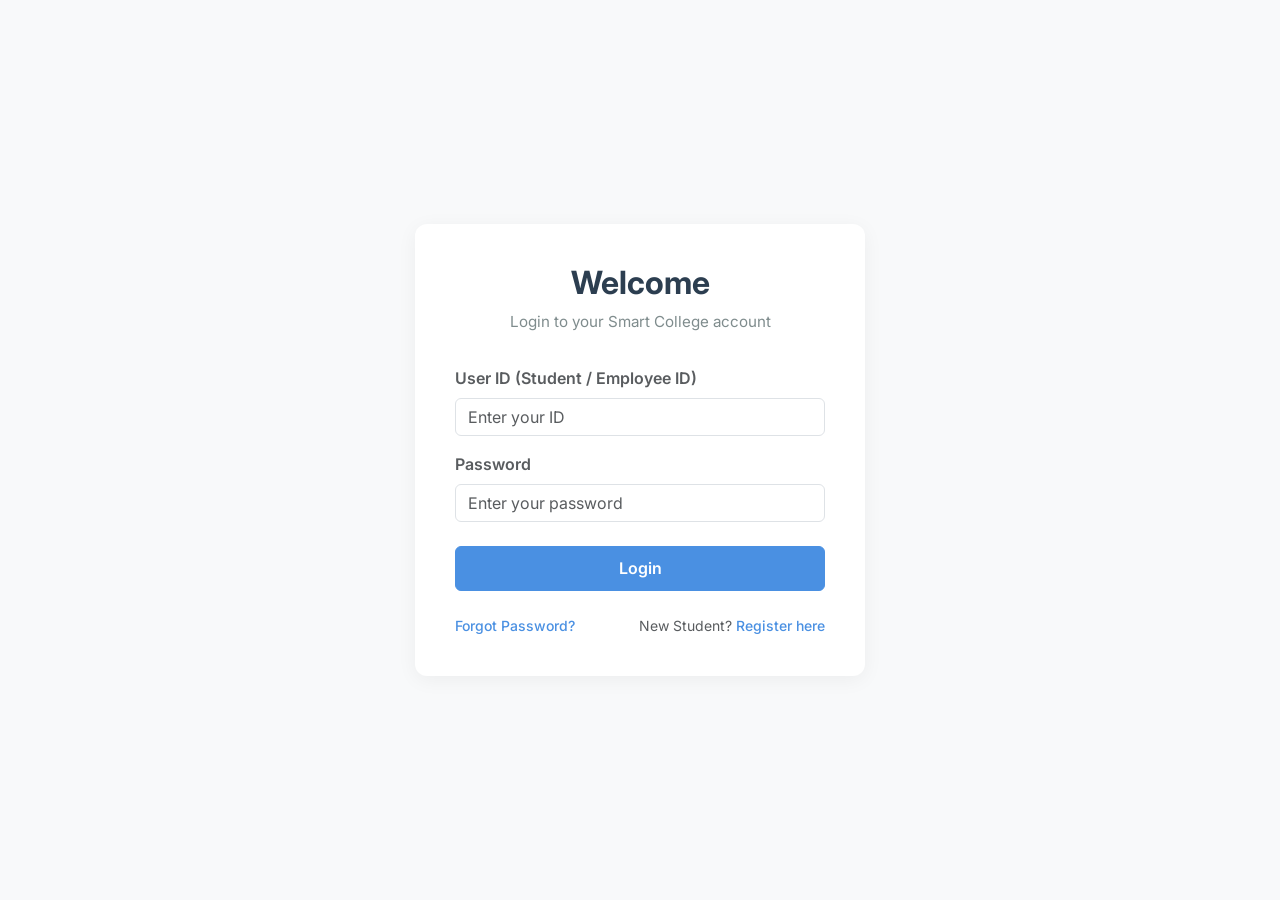
<file: index.html>
<!DOCTYPE html>
<html lang="en">

<head>
    <meta charset="UTF-8">
    <meta name="viewport" content="width=device-width, initial-scale=1.0">
    <title>Login - Smart College</title>
    <!-- Bootstrap 5 CSS -->
    <link href="https://cdn.jsdelivr.net/npm/bootstrap@5.3.0/dist/css/bootstrap.min.css" rel="stylesheet">
    <!-- Google Fonts -->
    <link href="https://fonts.googleapis.com/css2?family=Inter:wght@400;500;600;700&display=swap" rel="stylesheet">
    <!-- Custom CSS -->
    <link rel="stylesheet" href="style.css">
</head>

<body class="bg-light">

    <div class="auth-wrapper">
        <div class="auth-card">

            <div class="auth-header">
                <h2>Welcome</h2>
                <p>Login to your Smart College account</p>
            </div>

            <!-- Alert Container for displaying errors and success messages via JS -->
            <div id="alert-container"></div>

            <form action="login_process.php" method="POST">

                <div class="mb-3">
                    <label for="user_id" class="form-label text-muted fw-semibold">User ID (Student / Employee
                        ID)</label>
                    <input type="text" class="form-control" id="user_id" name="user_id" placeholder="Enter your ID"
                        required>
                </div>

                <div class="mb-4">
                    <label for="password" class="form-label text-muted fw-semibold">Password</label>
                    <input type="password" class="form-control" id="password" name="password"
                        placeholder="Enter your password" required>
                </div>

                <button type="submit" class="btn btn-primary w-100 mb-3">Login</button>

                <div class="d-flex justify-content-between align-items-center mt-2">
                    <a href="forgot_password.php" class="text-link small">Forgot Password?</a>
                    <span class="small text-muted">New Student? <a href="register.html" class="text-link">Register
                            here</a></span>
                </div>

            </form>
        </div>
    </div>

    <!-- Bootstrap 5 JS Bundle -->
    <script src="https://cdn.jsdelivr.net/npm/bootstrap@5.3.0/dist/js/bootstrap.bundle.min.js"></script>

    <script>
        document.addEventListener('DOMContentLoaded', function () {
            const urlParams = new URLSearchParams(window.location.search);
            const error = urlParams.get('error');
            const success = urlParams.get('success');

            const alertContainer = document.getElementById('alert-container');

            if (error) {
                alertContainer.innerHTML = `<div class="alert alert-danger alert-custom alert-dismissible fade show" role="alert">
                    ${decodeURIComponent(error)}
                    <button type="button" class="btn-close" data-bs-dismiss="alert" aria-label="Close"></button>
                </div>`;
            }
            if (success) {
                alertContainer.innerHTML = `<div class="alert alert-success alert-custom alert-dismissible fade show" role="alert">
                    ${decodeURIComponent(success)}
                    <button type="button" class="btn-close" data-bs-dismiss="alert" aria-label="Close"></button>
                </div>`;
            }
            if (error || success) {
                window.history.replaceState({}, document.title, window.location.pathname);
            }
        });
    </script>
</body>

</html>
</file>
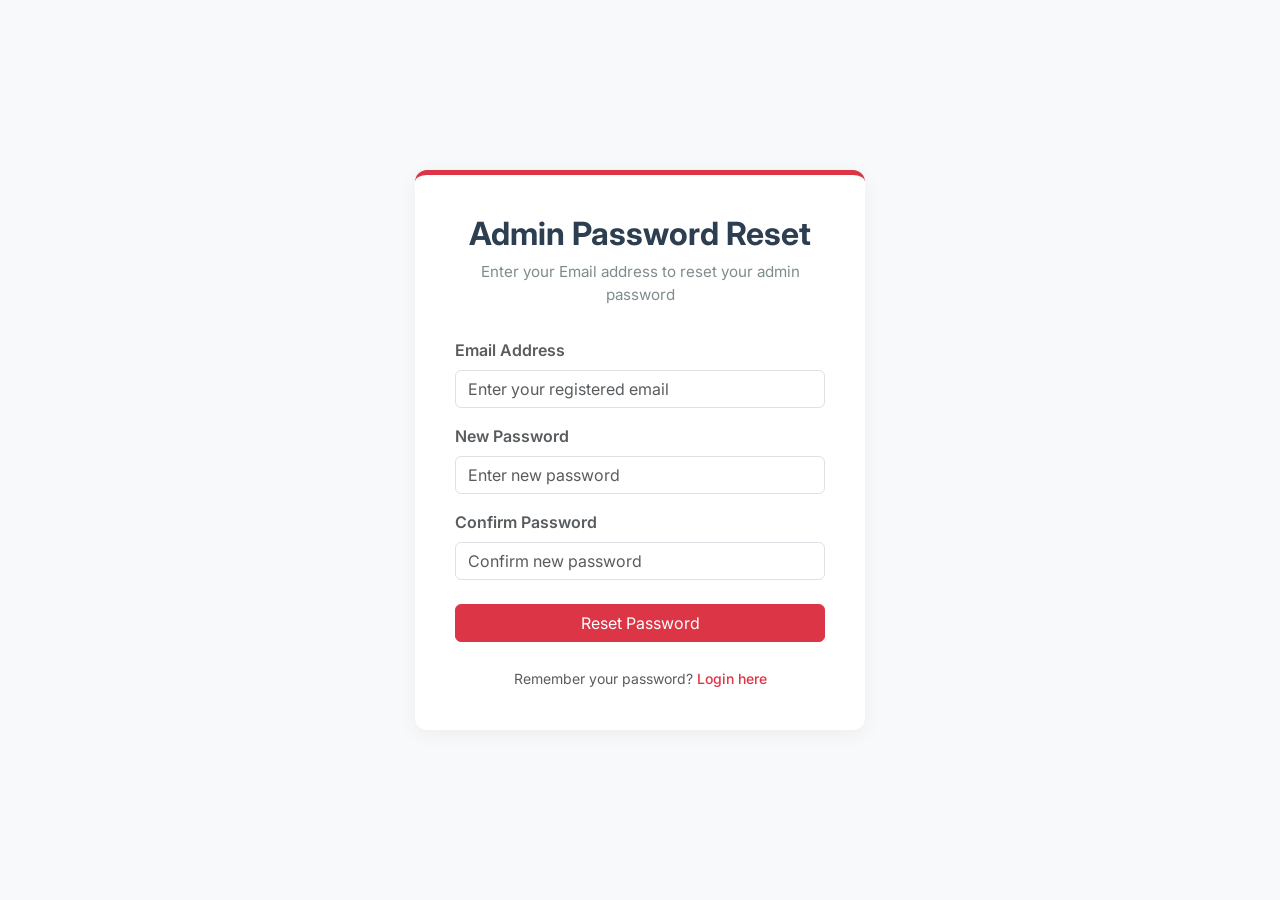
<file: admin_forgot_password.html>
<!DOCTYPE html>
<html lang="en">
<head>
    <meta charset="UTF-8">
    <meta name="viewport" content="width=device-width, initial-scale=1.0">
    <title>Admin Password Reset - Smart College</title>
    <!-- Bootstrap 5 CSS -->
    <link href="https://cdn.jsdelivr.net/npm/bootstrap@5.3.0/dist/css/bootstrap.min.css" rel="stylesheet">
    <!-- Google Fonts -->
    <link href="https://fonts.googleapis.com/css2?family=Inter:wght@400;500;600;700&display=swap" rel="stylesheet">
    <!-- Custom CSS -->
    <link rel="stylesheet" href="style.css">
</head>
<body class="bg-light">

    <div class="auth-wrapper">
        <div class="auth-card border-top border-5 border-danger">
            
            <div class="auth-header">
                <h2>Admin Password Reset</h2>
                <p>Enter your Email address to reset your admin password</p>
            </div>

            <!-- Alert Container for displaying errors -->
            <div id="alert-container"></div>

            <form action="admin_reset_process.php" method="POST">
                
                <div class="mb-3">
                    <label for="email" class="form-label text-muted fw-semibold">Email Address</label>
                    <input type="email" class="form-control" id="email" name="email" placeholder="Enter your registered email" required>
                </div>

                <div class="mb-3">
                    <label for="new_password" class="form-label text-muted fw-semibold">New Password</label>
                    <input type="password" class="form-control" id="new_password" name="new_password" placeholder="Enter new password" required>
                </div>

                <div class="mb-4">
                    <label for="confirm_password" class="form-label text-muted fw-semibold">Confirm Password</label>
                    <input type="password" class="form-control" id="confirm_password" name="confirm_password" placeholder="Confirm new password" required>
                </div>

                <button type="submit" class="btn btn-danger w-100 mb-3">Reset Password</button>

                <div class="text-center mt-2">
                    <span class="small text-muted">Remember your password? <a href="admin_login.html" class="text-link text-danger">Login here</a></span>
                </div>

            </form>
        </div>
    </div>

    <!-- Bootstrap 5 JS Bundle -->
    <script src="https://cdn.jsdelivr.net/npm/bootstrap@5.3.0/dist/js/bootstrap.bundle.min.js"></script>
    
    <!-- Script to handle URL parameters for alerts -->
    <script>
        document.addEventListener('DOMContentLoaded', function() {
            const urlParams = new URLSearchParams(window.location.search);
            const error = urlParams.get('error');
            
            if (error) {
                const alertContainer = document.getElementById('alert-container');
                alertContainer.innerHTML = `<div class="alert alert-danger alert-custom alert-dismissible fade show" role="alert">
                    ${decodeURIComponent(error)}
                    <button type="button" class="btn-close" data-bs-dismiss="alert" aria-label="Close"></button>
                </div>`;
                
                // Clean up the URL
                window.history.replaceState({}, document.title, window.location.pathname);
            }
        });
    </script>
</body>
</html>
</file>
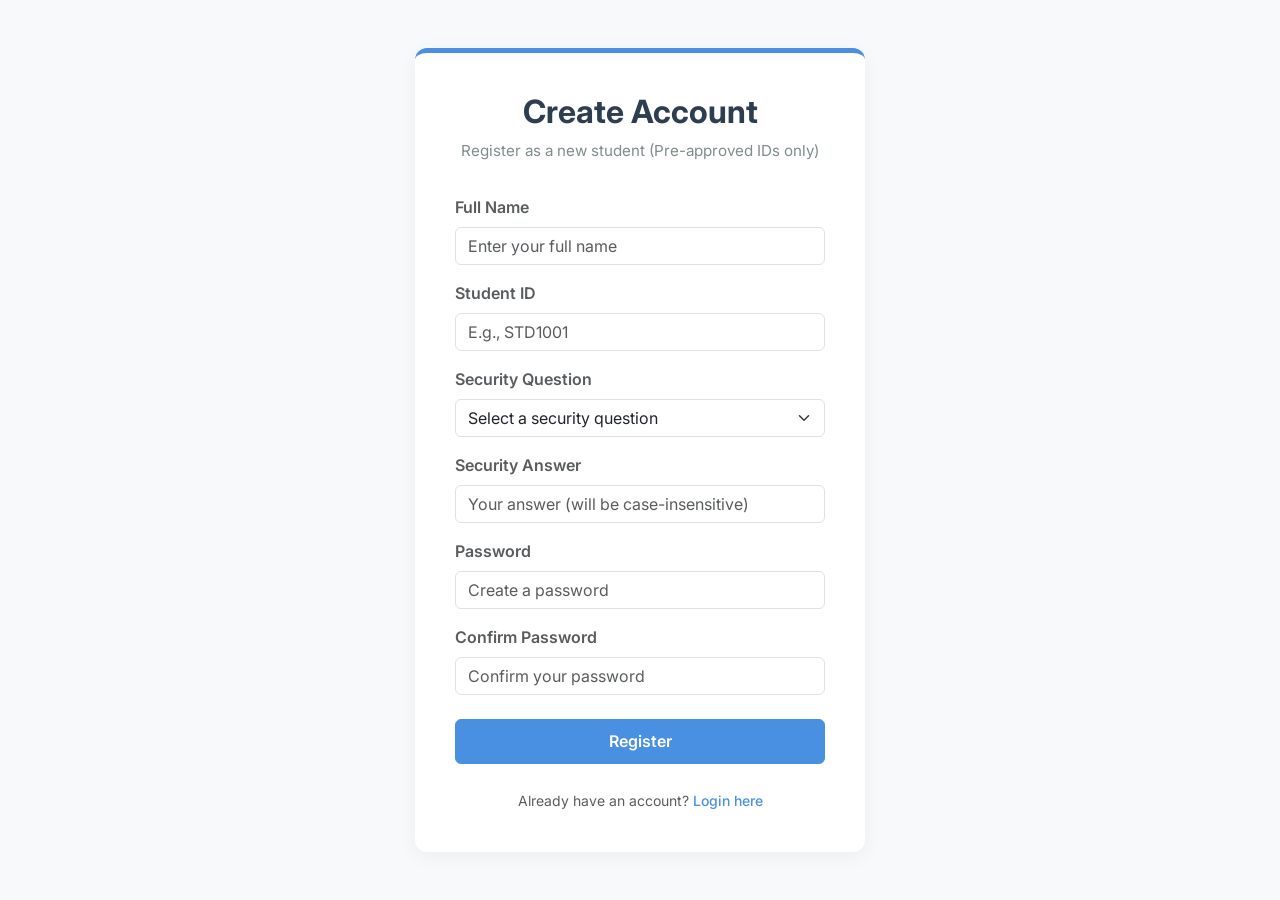
<file: register.html>
<!DOCTYPE html>
<html lang="en">
<head>
    <meta charset="UTF-8">
    <meta name="viewport" content="width=device-width, initial-scale=1.0">
    <title>Registration - Smart College</title>
    <!-- Bootstrap 5 CSS -->
    <link href="https://cdn.jsdelivr.net/npm/bootstrap@5.3.0/dist/css/bootstrap.min.css" rel="stylesheet">
    <!-- Google Fonts -->
    <link href="https://fonts.googleapis.com/css2?family=Inter:wght@400;500;600;700&display=swap" rel="stylesheet">
    <!-- Custom CSS -->
    <link rel="stylesheet" href="style.css">
    <style>
        .auth-card { border-top: 5px solid #4a90e2; }
    </style>
</head>
<body class="bg-light">

    <div class="auth-wrapper">
        <div class="auth-card">
            
            <div class="auth-header">
                <h2>Create Account</h2>
                <p>Register as a new student (Pre-approved IDs only)</p>
            </div>

            <!-- Alert Container for displaying errors -->
            <div id="alert-container"></div>

            <form action="register_process.php" method="POST">
                
                <input type="hidden" name="role" value="Student">

                <div class="mb-3">
                    <label for="name" class="form-label text-muted fw-semibold">Full Name</label>
                    <input type="text" class="form-control" id="name" name="name" placeholder="Enter your full name" required>
                </div>

                <div class="mb-3">
                    <label for="user_id" class="form-label text-muted fw-semibold">Student ID</label>
                    <input type="text" class="form-control" id="user_id" name="user_id" placeholder="E.g., STD1001" required>
                </div>

                <div class="mb-3">
                    <label for="security_question" class="form-label text-muted fw-semibold">Security Question</label>
                    <select class="form-select" id="security_question" name="security_question" required>
                        <option value="" disabled selected>Select a security question</option>
                        <option value="What is your mother's maiden name?">What is your mother's maiden name?</option>
                        <option value="What was the name of your first pet?">What was the name of your first pet?</option>
                        <option value="What city were you born in?">What city were you born in?</option>
                        <option value="What is your favorite book?">What is your favorite book?</option>
                    </select>
                </div>

                <div class="mb-3">
                    <label for="security_answer" class="form-label text-muted fw-semibold">Security Answer</label>
                    <input type="text" class="form-control" id="security_answer" name="security_answer" placeholder="Your answer (will be case-insensitive)" required>
                </div>

                <div class="mb-3">
                    <label for="password" class="form-label text-muted fw-semibold">Password</label>
                    <input type="password" class="form-control" id="password" name="password" placeholder="Create a password" required>
                </div>
                
                <div class="mb-4">
                    <label for="confirm_password" class="form-label text-muted fw-semibold">Confirm Password</label>
                    <input type="password" class="form-control" id="confirm_password" name="confirm_password" placeholder="Confirm your password" required>
                </div>

                <button type="submit" class="btn btn-primary w-100 mb-3">Register</button>

                <div class="text-center mt-2">
                    <span class="small text-muted">Already have an account? <a href="index.html" class="text-link">Login here</a></span>
                </div>

            </form>
        </div>
    </div>

    <!-- Bootstrap 5 JS Bundle -->
    <script src="https://cdn.jsdelivr.net/npm/bootstrap@5.3.0/dist/js/bootstrap.bundle.min.js"></script>
    
    <script>
        document.addEventListener('DOMContentLoaded', function() {
            const urlParams = new URLSearchParams(window.location.search);
            const error = urlParams.get('error');
            if (error) {
                const alertContainer = document.getElementById('alert-container');
                alertContainer.innerHTML = `<div class="alert alert-danger alert-custom alert-dismissible fade show" role="alert">
                    ${decodeURIComponent(error)}
                    <button type="button" class="btn-close" data-bs-dismiss="alert" aria-label="Close"></button>
                </div>`;
                window.history.replaceState({}, document.title, window.location.pathname);
            }
        });
    </script>
</body>
</html>
</file>
<file: style.css>
/* Custom Global Styles for Smart College Management System */

body {
    background-color: #f4f7f6;
    font-family: 'Inter', 'Roboto', sans-serif;
}

.auth-wrapper {
    min-height: 100vh;
    display: flex;
    align-items: center;
    justify-content: center;
}

.auth-card {
    background: #ffffff;
    border-radius: 12px;
    box-shadow: 0 4px 20px rgba(0, 0, 0, 0.05);
    padding: 2.5rem;
    width: 100%;
    max-width: 450px;
    transition: transform 0.3s ease;
}

.auth-card:hover {
    transform: translateY(-5px);
}

.auth-header {
    text-align: center;
    margin-bottom: 2rem;
}

.auth-header h2 {
    font-weight: 700;
    color: #2c3e50;
    margin-bottom: 0.5rem;
}

.auth-header p {
    color: #7f8c8d;
    font-size: 0.95rem;
}

.form-control:focus {
    border-color: #4a90e2;
    box-shadow: 0 0 0 0.2rem rgba(74, 144, 226, 0.25);
}

.btn-primary {
    background-color: #4a90e2;
    border-color: #4a90e2;
    font-weight: 600;
    padding: 0.6rem 1rem;
    transition: background-color 0.3s, border-color 0.3s;
}

.btn-primary:hover {
    background-color: #357abd;
    border-color: #357abd;
}

.text-link {
    color: #4a90e2;
    text-decoration: none;
    font-weight: 500;
    transition: color 0.3s;
}

.text-link:hover {
    color: #357abd;
    text-decoration: underline;
}

.alert-custom {
    font-size: 0.9rem;
    border-radius: 8px;
}
</file>
